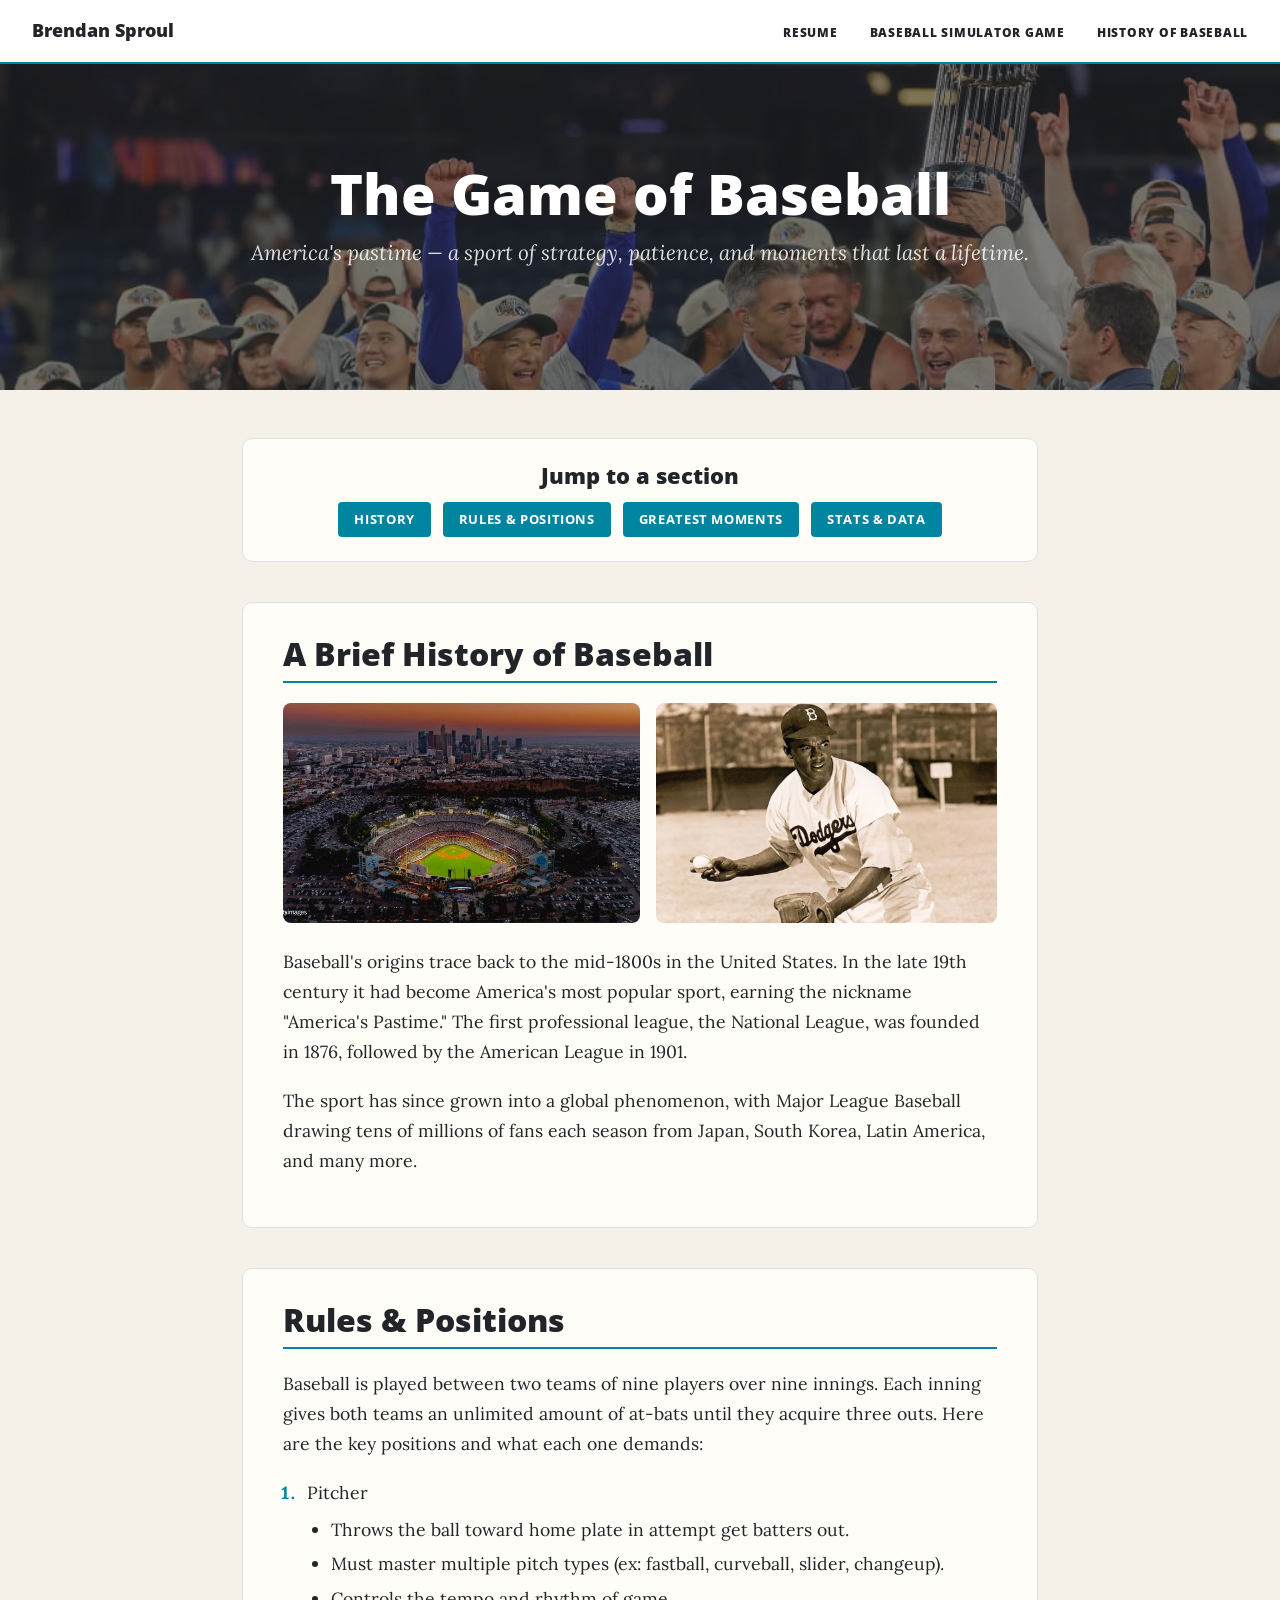
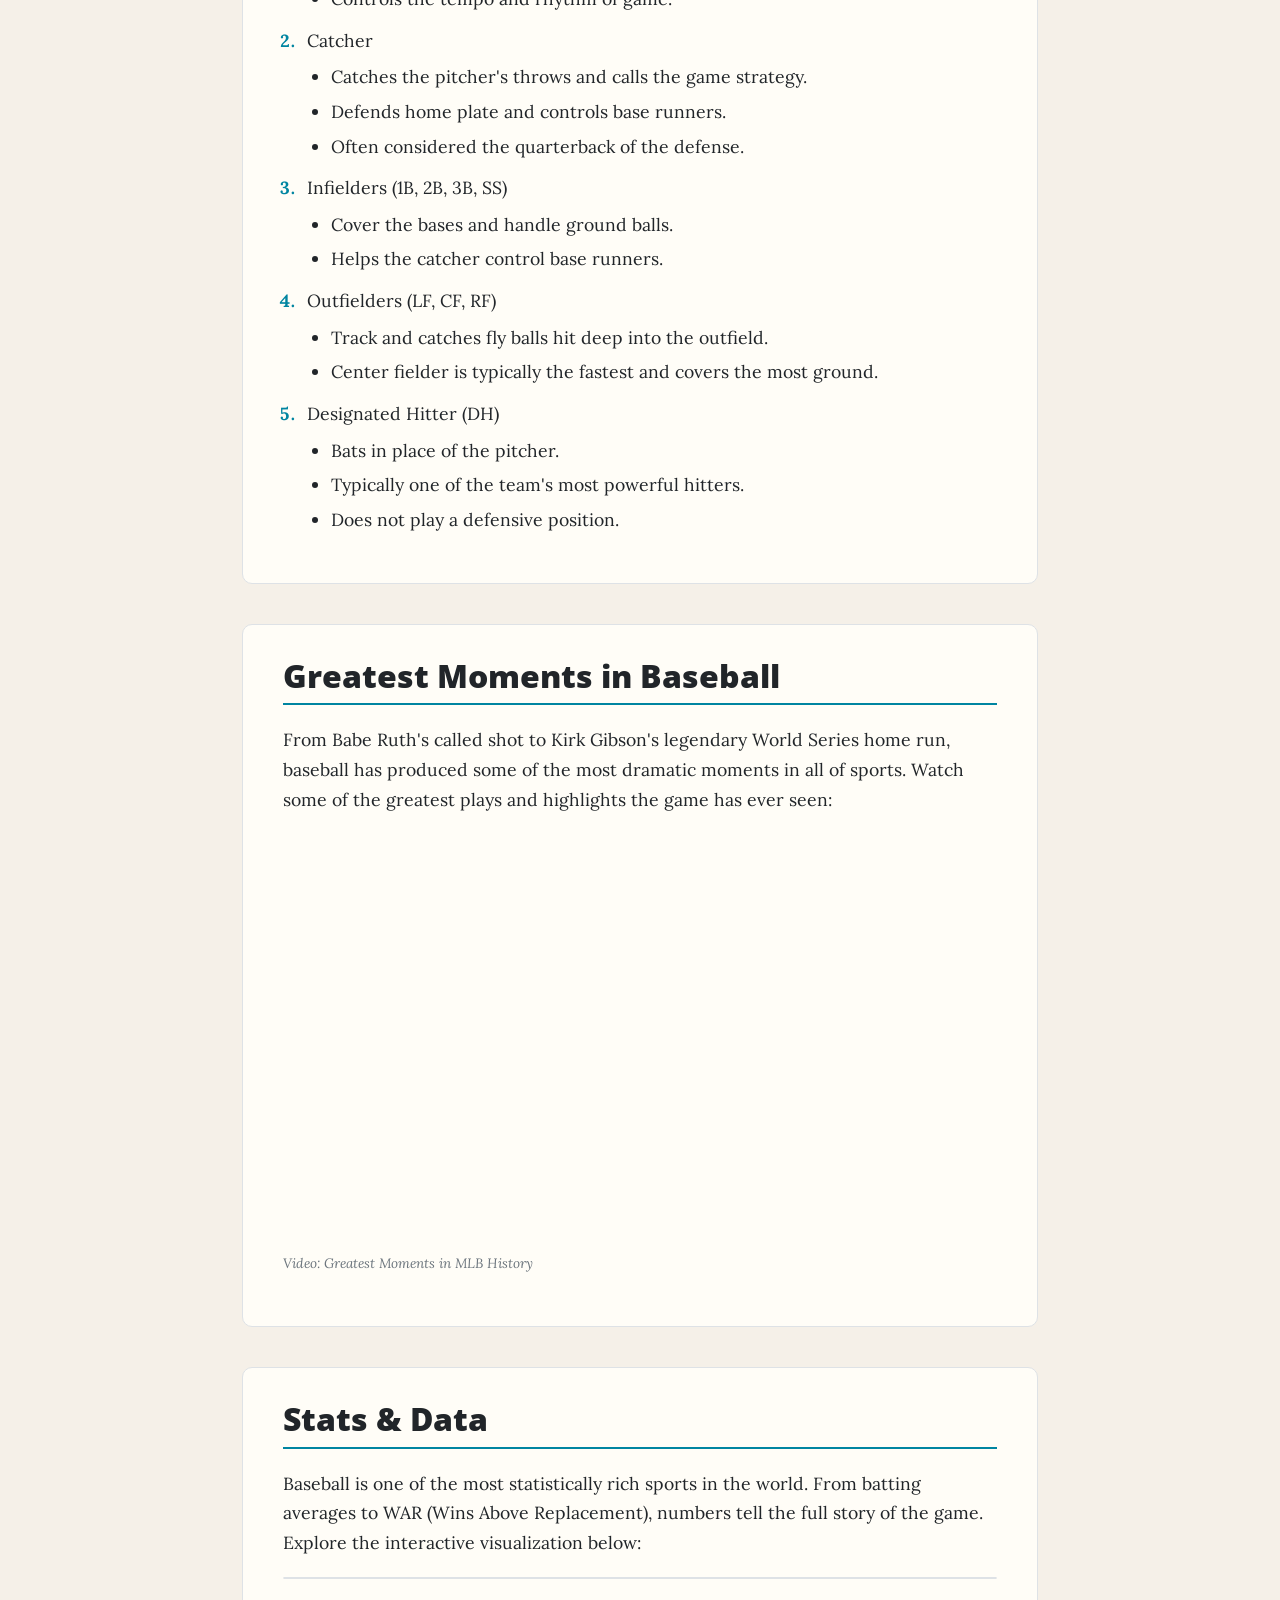
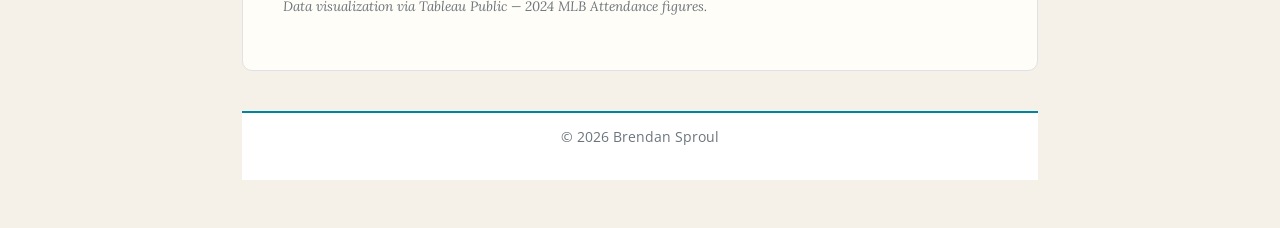
<file: fromScratch.html>
<!DOCTYPE html>
<html lang="en">
<head>
    <meta charset="UTF-8">
    <meta name="viewport" content="width=device-width, initial-scale=1.0">
    <title>Baseball | Brendan Sproul</title>
    <link href="https://fonts.googleapis.com/css?family=Lora:400,700,400italic,700italic" rel="stylesheet">
    <link href="https://fonts.googleapis.com/css?family=Open+Sans:300,400,600,700,800" rel="stylesheet">
    <link href="css/scratch.css" rel="stylesheet">
</head>
<body>

    <!-- NAVBAR -->
    <div id="navbar">
        <a class="brand" href="index.html">Brendan Sproul</a>
        <ul>
            <li><a href="index.html">Resume</a></li>
            <li><a href="baseballSimulator.html">Baseball Simulator Game</a></li>
            <li><a href="fromScratch.html">History of Baseball</a></li>
        </ul>
    </div>

    <!-- HERO -->
    <div id="hero">
        <div class="hero-content">
            <h1>The Game of Baseball</h1>
            <p>America's pastime — a sport of strategy, patience, and moments that last a lifetime.</p>
        </div>
    </div>

    <!-- MAIN CONTENT -->
    <div id="content">

        <!-- ON-PAGE ANCHOR JUMP LINKS -->
        <div id="jump-links">
            <h3>Jump to a section</h3>
            <ul>
                <li><a href="#history">History</a></li>
                <li><a href="#rules">Rules & Positions</a></li>
                <li><a href="#highlights">Greatest Moments</a></li>
                <li><a href="#stats">Stats & Data</a></li>
            </ul>
        </div>

        <!-- HISTORY -->
        <div class="section-card" id="history">
            <h2>A Brief History of Baseball</h2>

            <div id="image-row">
                <img src="assets/img/dodgerStadium.webp" alt="Dodger Stadium">
                <img src="assets/img/Jackie.webp" alt="Jackie Robinson">
            </div>

            <p>
                Baseball's origins trace back to the mid-1800s in the United States. In the late 19th century it had become America's most popular sport, earning the nickname
                "America's Pastime." The first professional league, the National League, was founded in 1876, followed by
                the American League in 1901.
            </p>
            <p>
                The sport has since grown into a global phenomenon, with Major League Baseball drawing tens of millions of
                fans each season from Japan, South Korea, Latin America, and many more.
            </p>
        </div>

        <!-- RULES & POSITIONS -->
        <div class="section-card" id="rules">
            <h2>Rules &amp; Positions</h2>
            <p>
                Baseball is played between two teams of nine players over nine innings. Each inning gives both teams an unlimited 
                amount of at-bats until they acquire three outs. Here are the key positions and what each one demands:
            </p>

            <!-- ORDERED LIST WITH NESTED UNORDERED LISTS -->
            <ol class="main-list">
                <li>
                    <span>Pitcher</span>
                    <ul class="sub-list">
                        <li>Throws the ball toward home plate in attempt get batters out.</li>
                        <li>Must master multiple pitch types (ex: fastball, curveball, slider, changeup).</li>
                        <li>Controls the tempo and rhythm of game.</li>
                    </ul>
                </li>
                <li>
                    <span>Catcher</span>
                    <ul class="sub-list">
                        <li>Catches the pitcher's throws and calls the game strategy.</li>
                        <li>Defends home plate and controls base runners.</li>
                        <li>Often considered the quarterback of the defense.</li>
                    </ul>
                </li>
                <li>
                    <span>Infielders (1B, 2B, 3B, SS)</span>
                    <ul class="sub-list">
                        <li>Cover the bases and handle ground balls.</li>
                        <li>Helps the catcher control base runners.</li>
                    </ul>
                </li>
                <li>
                    <span>Outfielders (LF, CF, RF)</span>
                    <ul class="sub-list">
                        <li>Track and catches fly balls hit deep into the outfield.</li>
                        <li>Center fielder is typically the fastest and covers the most ground.</li>
                    </ul>
                </li>
                <li>
                    <span>Designated Hitter (DH)</span>
                    <ul class="sub-list">
                        <li>Bats in place of the pitcher.</li>
                        <li>Typically one of the team's most powerful hitters.</li>
                        <li>Does not play a defensive position.</li>
                    </ul>
                </li>
            </ol>
        </div>

        <!-- GREATEST MOMENTS / VIDEO -->
        <div class="section-card" id="highlights">
            <h2>Greatest Moments in Baseball</h2>
            <p>
                From Babe Ruth's called shot to Kirk Gibson's legendary World Series home run, baseball has produced
                some of the most dramatic moments in all of sports. Watch some of the greatest plays and highlights
                the game has ever seen:
            </p>

            <!-- EMBEDDED YOUTUBE VIDEO -->
            <div id="video-wrap">
                <iframe width="560" height="315" src="https://www.youtube.com/embed/eTK8OEAiUG4?si=PcLJdXW1DmN6mVPb" title="YouTube video player" frameborder="0" allow="accelerometer; autoplay; clipboard-write; encrypted-media; gyroscope; picture-in-picture; web-share" referrerpolicy="strict-origin-when-cross-origin" allowfullscreen>
                    
                </iframe>
            </div>

            <p style="font-size:0.85rem; color: var(--muted); font-style: italic;">
                Video: Greatest Moments in MLB History
            </p>
        </div>

        <!-- STATS & TABLEAU -->
<div class="section-card" id="stats">
    <h2>Stats &amp; Data</h2>
    <p>
        Baseball is one of the most statistically rich sports in the world. From batting averages to WAR
        (Wins Above Replacement), numbers tell the full story of the game. Explore the interactive
        visualization below:
    </p>

    <!-- EMBEDDED TABLEAU -->
    <div id="tableau-wrap">
        <div class='tableauPlaceholder' id='viz1776648727345' style='position: relative'>
            <noscript>
                <a href='#'>
                    <img alt='2024MLBAttendance' src='https://public.tableau.com/static/images/Ma/MajorLeagueBaseballAttendance2024/2024MLBAttendance/1_rss.png' style='border: none' />
                </a>
            </noscript>
            <object class='tableauViz' style='display:none;'>
                <param name='host_url' value='https%3A%2F%2Fpublic.tableau.com%2F' />
                <param name='embed_code_version' value='3' />
                <param name='site_root' value='' />
                <param name='name' value='MajorLeagueBaseballAttendance2024/2024MLBAttendance' />
                <param name='tabs' value='no' />
                <param name='toolbar' value='yes' />
                <param name='static_image' value='https://public.tableau.com/static/images/Ma/MajorLeagueBaseballAttendance2024/2024MLBAttendance/1.png' />
                <param name='animate_transition' value='yes' />
                <param name='display_static_image' value='yes' />
                <param name='display_spinner' value='yes' />
                <param name='display_overlay' value='yes' />
                <param name='display_count' value='yes' />
                <param name='language' value='en-US' />
            </object>
        </div>
        <script type='text/javascript'>
            var divElement = document.getElementById('viz1776648727345');
            var vizElement = divElement.getElementsByTagName('object')[0];
            if (divElement.offsetWidth > 800) {
                vizElement.style.width = '1600px';
                vizElement.style.height = '2227px';
            } else if (divElement.offsetWidth > 500) {
                vizElement.style.width = '1600px';
                vizElement.style.height = '2227px';
            } else {
                vizElement.style.width = '1600px';
                vizElement.style.height = '2227px';
            }
            var scriptElement = document.createElement('script');
            scriptElement.src = 'https://public.tableau.com/javascripts/api/viz_v1.js';
            vizElement.parentNode.insertBefore(scriptElement, vizElement);
        </script>
    </div>

    <p style="margin-top: 1rem; font-size: 0.85rem; color: var(--muted); font-style: italic;">
        Data visualization via Tableau Public — 2024 MLB Attendance figures.
    </p>
</div>

    <!-- FOOTER -->
    <div id="footer">
        <p>&copy; 2026 Brendan Sproul
        </p>
    </div>

</body>
</html>
</file>
<file: css/scratch.css>
/* ── ROOT ── */
:root {
    --teal:       #0085A1;
    --teal-dark:  #006a81;
    --beige:      #f5f0e8;
    --beige-card: #fffdf7;
    --charcoal:   #212529;
    --muted:      #6c757d;
    --border:     #dee2e6;
    --white:      #ffffff;
}

/* ── BASE ── */
* {
    box-sizing: border-box;
    margin: 0;
    padding: 0;
}

body {
    font-family: 'Lora', Georgia, serif;
    font-size: 1.1rem;
    line-height: 1.7;
    color: var(--charcoal);
    background-color: var(--beige);
}

a {
    color: var(--teal);
    text-decoration: none;
}

a:hover {
    color: var(--teal-dark);
    text-decoration: underline;
}

h1, h2, h3 {
    font-family: 'Open Sans', Arial, sans-serif;
    font-weight: 800;
    line-height: 1.2;
    margin-bottom: 0.75rem;
    color: var(--charcoal);
}

h1 { font-size: 2.8rem; }
h2 { font-size: 2rem; }
h3 { font-size: 1.4rem; }

p { margin-bottom: 1.2rem; }

img {
    max-width: 100%;
    border-radius: 8px;
}

/* ── NAV ── */
div#navbar {
    background-color: var(--white);
    border-bottom: 2px solid var(--teal);
    padding: 1rem 2rem;
    display: flex;
    justify-content: space-between;
    align-items: center;
    position: sticky;
    top: 0;
    z-index: 100;
    font-family: 'Open Sans', Arial, sans-serif;
}

div#navbar .brand {
    font-weight: 800;
    font-size: 1.1rem;
    color: var(--charcoal);
    text-decoration: none;
}

div#navbar ul {
    list-style: none;
    display: flex;
    gap: 2rem;
    padding: 0;
    margin: 0;
}

div#navbar ul li a {
    font-size: 0.75rem;
    font-weight: 800;
    letter-spacing: 0.0625em;
    text-transform: uppercase;
    color: var(--charcoal);
    text-decoration: none;
}

div#navbar ul li a:hover {
    color: var(--teal);
    text-decoration: none;
}

/* ── HERO ── */
div#hero {
    background-color: var(--teal);
    background-image: url('../assets/img/dodgerTeam.jpeg');
    background-size: cover;
    background-position: center;
    position: relative;
    text-align: center;
    padding: 6rem 2rem;
    color: var(--white);
}

div#hero::before {
    content: "";
    position: absolute;
    inset: 0;
    background-color: var(--charcoal);
    opacity: 0.55;
}

div#hero .hero-content {
    position: relative;
    z-index: 1;
}

div#hero h1 {
    color: var(--white);
    font-size: 3.5rem;
    margin-bottom: 0.5rem;
}

div#hero p {
    font-size: 1.3rem;
    color: rgba(255,255,255,0.85);
    font-style: italic;
    margin-bottom: 1.5rem;
}

div#hero a.hero-btn {
    display: inline-block;
    background-color: var(--white);
    color: var(--teal);
    font-family: 'Open Sans', Arial, sans-serif;
    font-weight: 800;
    font-size: 0.85rem;
    letter-spacing: 0.1em;
    text-transform: uppercase;
    padding: 0.75rem 2rem;
    border-radius: 4px;
    text-decoration: none;
    transition: background-color 0.15s;
}

div#hero a.hero-btn:hover {
    background-color: var(--beige);
    text-decoration: none;
}

/* ── MAIN CONTENT WRAPPER ── */
div#content {
    max-width: 860px;
    margin: 0 auto;
    padding: 3rem 2rem;
}

/* ── SECTION CARDS ── */
div.section-card {
    background-color: var(--beige-card);
    border: 1px solid var(--border);
    border-radius: 10px;
    padding: 2rem 2.5rem;
    margin-bottom: 2.5rem;
}

div.section-card h2 {
    border-bottom: 2px solid var(--teal);
    padding-bottom: 0.5rem;
    margin-bottom: 1.25rem;
}

/* ── IMAGE ROW ── */
div#image-row {
    display: flex;
    gap: 1rem;
    margin-bottom: 1.5rem;
    flex-wrap: wrap;
}

div#image-row img {
    flex: 1 1 200px;
    width: 50%;
    max-height: 220px;
    object-fit: cover;
}

/* ── LISTS ── */
ol.main-list {
    padding-left: 1.5rem;
    margin-bottom: 1rem;
}

ol.main-list > li {
    margin-bottom: 0.75rem;
    font-weight: 700;
    color: var(--teal);
}

ol.main-list > li span {
    color: var(--charcoal);
    font-weight: 400;
}

ul.sub-list {
    list-style: disc;
    padding-left: 1.5rem;
    margin-top: 0.4rem;
    font-weight: 400;
    color: var(--charcoal);
}

ul.sub-list li {
    margin-bottom: 0.3rem;
}

/* ── VIDEO ── */
div#video-wrap {
    position: relative;
    padding-bottom: 56.25%;
    height: 0;
    overflow: hidden;
    border-radius: 8px;
    margin-bottom: 1rem;
}

div#video-wrap iframe {
    position: absolute;
    top: 0; left: 0;
    width: 100%;
    height: 100%;
    border: none;
    border-radius: 8px;
}

/* ── TABLEAU ── */
div#tableau-wrap {
    width: 100%;
    overflow: auto;
    border-radius: 8px;
    border: 1px solid var(--border);
}

/* ── ANCHOR JUMP LINKS ── */
div#jump-links {
    background-color: var(--beige-card);
    border: 1px solid var(--border);
    border-radius: 10px;
    padding: 1.5rem 2rem;
    margin-bottom: 2.5rem;
    text-align: center;
}

div#jump-links h3 {
    margin-bottom: 0.75rem;
}

div#jump-links ul {
    list-style: none;
    padding: 0;
    display: flex;
    flex-wrap: wrap;
    gap: 0.75rem;
    justify-content: center;
}

div#jump-links ul li a {
    display: inline-block;
    background-color: var(--teal);
    color: var(--white);
    font-family: 'Open Sans', Arial, sans-serif;
    font-size: 0.8rem;
    font-weight: 700;
    letter-spacing: 0.05em;
    text-transform: uppercase;
    padding: 0.4rem 1rem;
    border-radius: 4px;
    text-decoration: none;
    transition: background-color 0.15s;
}

div#jump-links ul li a:hover {
    background-color: var(--teal-dark);
    text-decoration: none;
}

/* ── FOOTER ── */
div#footer {
    background-color: var(--white);
    border-top: 2px solid var(--teal);
    text-align: center;
    padding: 0.75rem;
    font-size: 0.9rem;
    color: var(--muted);
    font-family: 'Open Sans', Arial, sans-serif;
}
</file>
